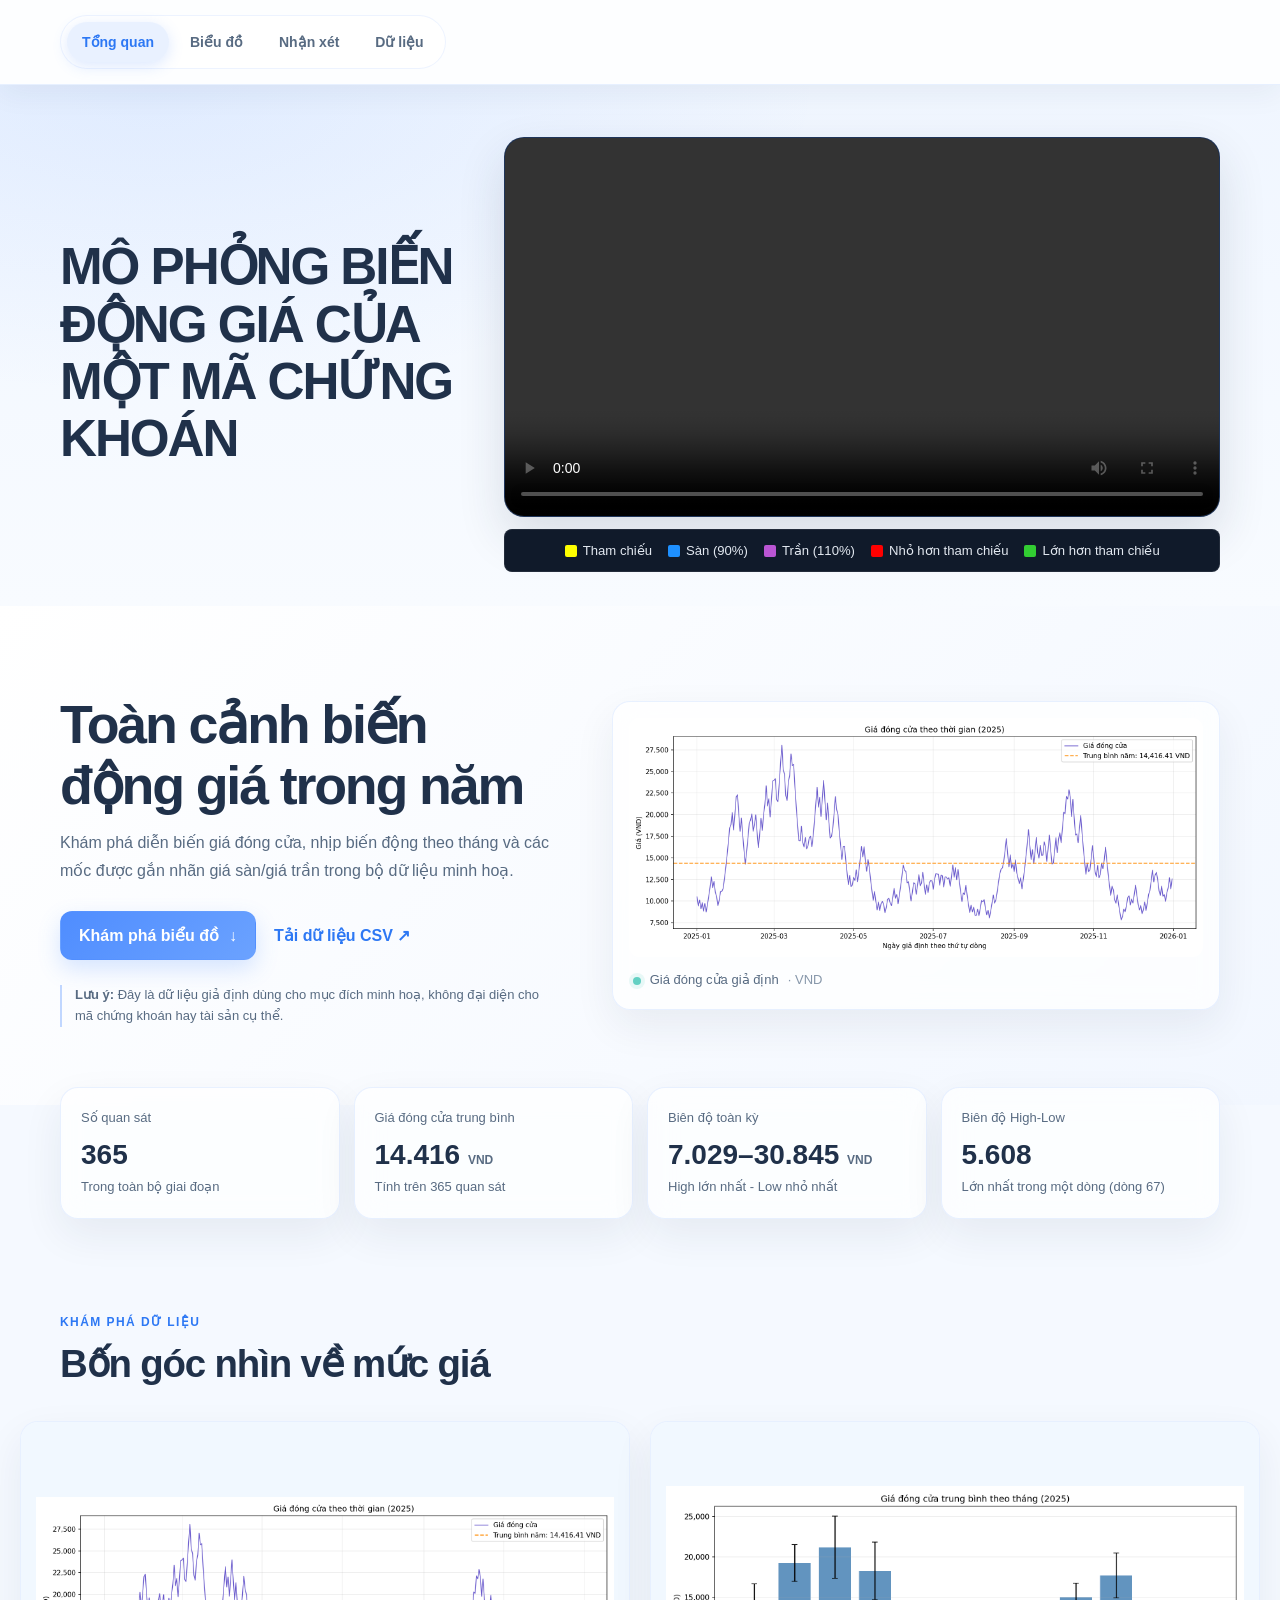
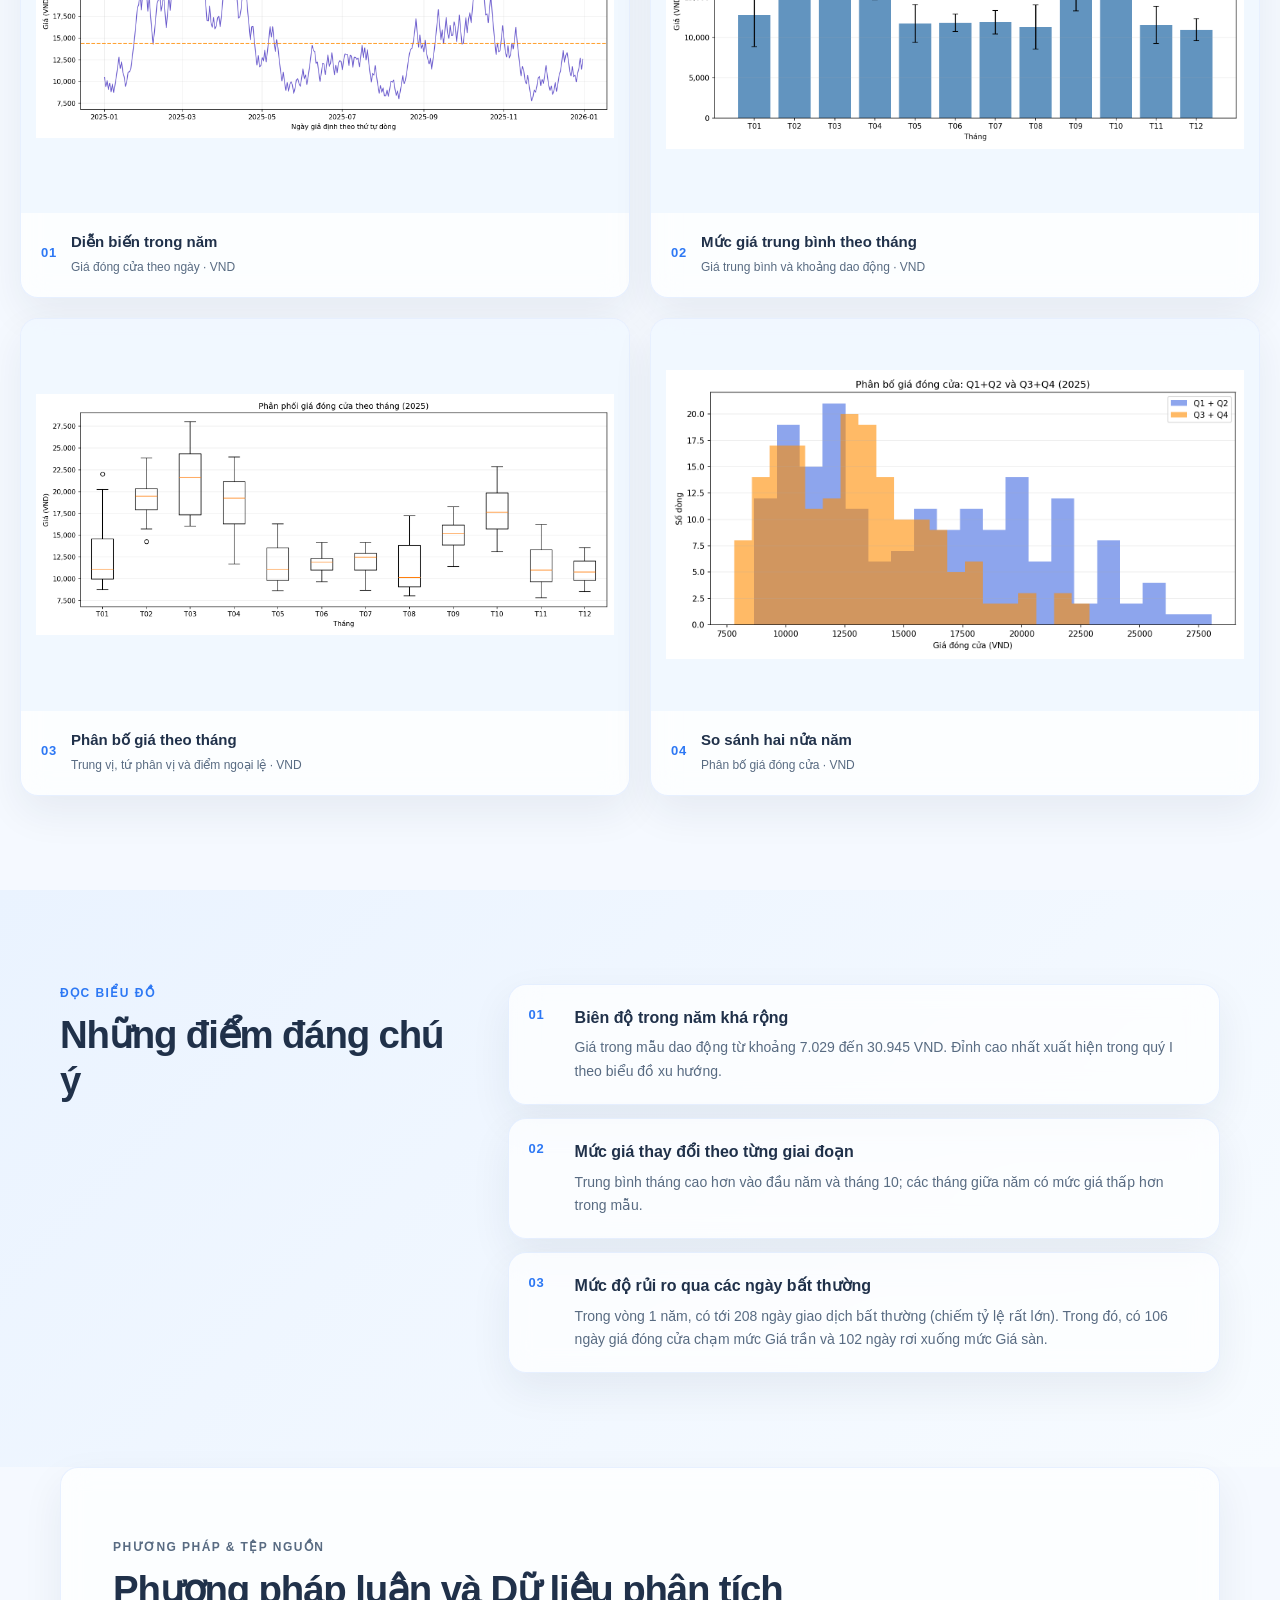
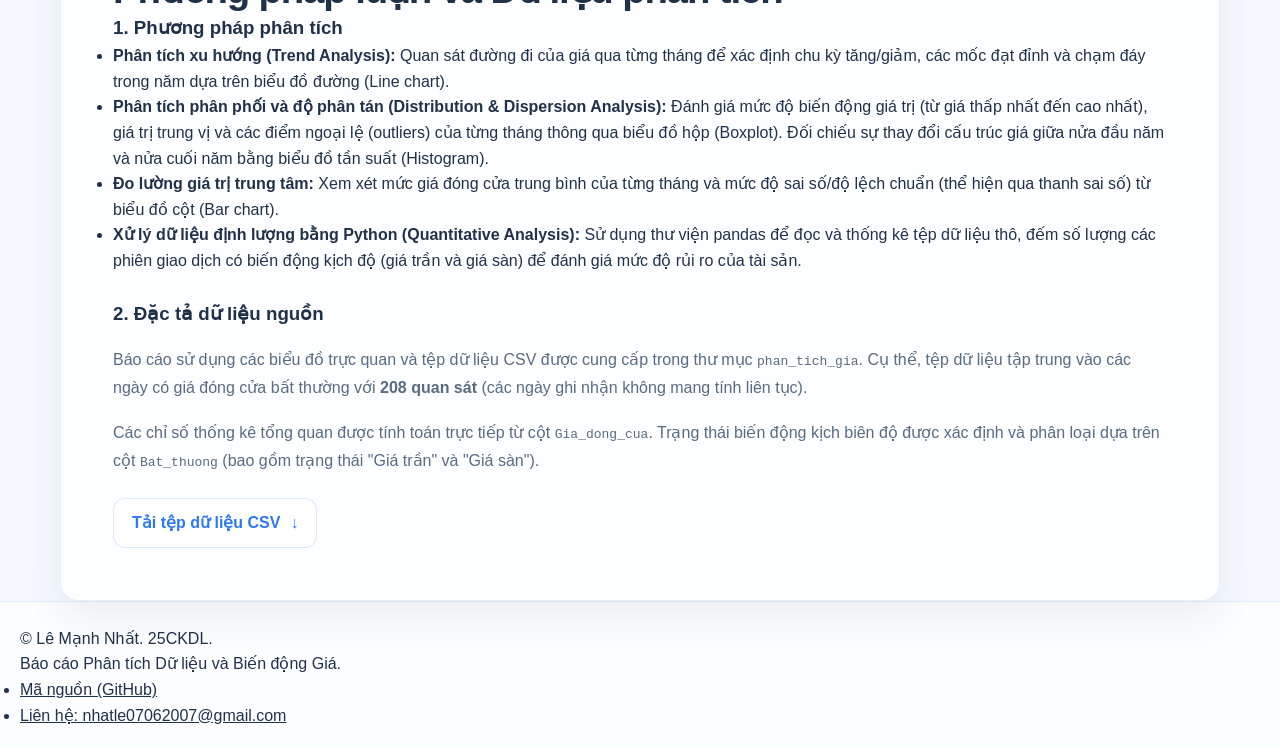
<file: index.html>
<!doctype html>
<html lang="vi">
<head>
    <meta charset="utf-8">
    <meta name="viewport" content="width=device-width, initial-scale=1">
    <meta name="description" content="Báo cáo trực quan về chuỗi giá giả định: xu hướng, thống kê theo tháng và các mốc được gắn nhãn giá sàn hoặc giá trần.">
    <meta name="theme-color" content="#101a2a">
    <title>Phân tích biến động giá</title>
    <link rel="stylesheet" href="style.css">
    <script src="scripts.js" defer></script>
</head>
<body>

    <header class="site-header" id="top">
        <nav class="nav-container" aria-label="Điều hướng chính">
            <button class="menu-toggle" type="button" aria-label="Mở menu" aria-expanded="false" aria-controls="navMenu">
                <span></span><span></span><span></span>
            </button>
            <ul class="nav-menu" id="navMenu">
                <li><a class="nav-link active" href="#tong-quan">Tổng quan</a></li>
                <li><a class="nav-link" href="#bieu-do">Biểu đồ</a></li>
                <li><a class="nav-link" href="#nhan-xet">Nhận xét</a></li>
                <li><a class="nav-link" href="#du-lieu">Dữ liệu</a></li>
            </ul>
        </nav>
    </header>

    <main id="main">
        <section class="video-intro" aria-labelledby="video-title">
    <div class="video-intro-inner">
        <div class="video-heading">
            <h1 id="video-title">MÔ PHỎNG BIẾN ĐỘNG GIÁ CỦA MỘT MÃ CHỨNG KHOÁN</h1> 
        </div>

        <!-- Cột bên phải: Chứa Video VÀ Khung chú thích nằm ngay dưới nó -->
        <div class="video-wrapper-container" style="display: flex; flex-direction: column;">
            <video class="intro-video" controls playsinline preload="metadata" aria-label="Video giới thiệu phân tích biến động giá">
                <source src="dothi.mp4" type="video/mp4">
                Trình duyệt của bạn không hỗ trợ phát video. <a href="dothi.mp4">Tải video MP4</a>.
            </video>

            <!-- Đặt khung chú thích ở đây để nó nằm gọn gàng ngay dưới video bên cột phải -->
            <div style="display: flex; flex-wrap: wrap; justify-content: center; align-items: center; gap: 10px 16px; margin-top: 12px; padding: 10px 15px; background-color: #101a2a; border: 1px solid rgba(255, 255, 255, 0.08); border-radius: 8px; width: 100%; box-sizing: border-box;">
                <span style="display: inline-flex; align-items: center; gap: 6px; font-size: 0.82rem; color: #e2e8f0; white-space: nowrap;">
                    <span style="width: 12px; height: 12px; background: yellow; border-radius: 2px; display: inline-block;"></span> Tham chiếu
                </span>
                <span style="display: inline-flex; align-items: center; gap: 6px; font-size: 0.82rem; color: #e2e8f0; white-space: nowrap;">
                    <span style="width: 12px; height: 12px; background: dodgerblue; border-radius: 2px; display: inline-block;"></span> Sàn (90%)
                </span>
                <span style="display: inline-flex; align-items: center; gap: 6px; font-size: 0.82rem; color: #e2e8f0; white-space: nowrap;">
                    <span style="width: 12px; height: 12px; background: mediumorchid; border-radius: 2px; display: inline-block;"></span> Trần (110%)
                </span>
                <span style="display: inline-flex; align-items: center; gap: 6px; font-size: 0.82rem; color: #e2e8f0; white-space: nowrap;">
                    <span style="width: 12px; height: 12px; background: red; border-radius: 2px; display: inline-block;"></span> Nhỏ hơn tham chiếu
                </span>
                <span style="display: inline-flex; align-items: center; gap: 6px; font-size: 0.82rem; color: #e2e8f0; white-space: nowrap;">
                    <span style="width: 12px; height: 12px; background: limegreen; border-radius: 2px; display: inline-block;"></span> Lớn hơn tham chiếu
                </span>
            </div>
        </div>
    </div>
</section>

        <section class="hero section-anchor" id="tong-quan" aria-labelledby="hero-title">
            <div class="hero-copy">
                <h1 id="hero-title">Toàn cảnh biến động giá trong năm</h1>
                <p class="hero-description">Khám phá diễn biến giá đóng cửa, nhịp biến động theo tháng và các mốc được gắn nhãn giá sàn/giá trần trong bộ dữ liệu minh hoạ.</p>
                <div class="hero-actions">
                    <a class="button button-primary" href="#bieu-do">Khám phá biểu đồ <span aria-hidden="true">↓</span></a>
                    <a class="text-link" href="phan_tich_gia/ngay_bat_thuong.csv" download>Tải dữ liệu CSV <span aria-hidden="true">↗</span></a>
                </div>
                <p class="data-notice"><strong>Lưu ý:</strong> Đây là dữ liệu giả định dùng cho mục đích minh hoạ, không đại diện cho mã chứng khoán hay tài sản cụ thể.</p>
            </div>
            <figure class="hero-chart">
                <img src="phan_tich_gia/xu_huong_gia_ca_nam.png" alt="Biểu đồ đường giá đóng cửa giả định theo thời gian">
                <figcaption><span class="legend-dot"></span> Giá đóng cửa giả định <span class="caption-unit">· VND</span></figcaption>
            </figure>
        </section>

        <section class="metrics section-anchor" aria-label="Các chỉ số tổng quan">
            <article class="metric-card">
                <span class="metric-label">Số quan sát</span>
                <strong class="metric-value">365</strong>
                <span class="metric-note">Trong toàn bộ giai đoạn</span>
            </article>
            <article class="metric-card">
                <span class="metric-label">Giá đóng cửa trung bình</span>
                <strong class="metric-value">14.416 <small>VND</small></strong>
                <span class="metric-note">Tính trên 365 quan sát</span>
            </article>
            <article class="metric-card">
                <span class="metric-label">Biên độ toàn kỳ</span>
                <strong class="metric-value">7.029–30.845 <small>VND</small></strong>
                <span class="metric-note">High lớn nhất - Low nhỏ nhất</span>
            </article>
            <article class="metric-card">
                <span class="metric-label">Biên độ High-Low</span>
                <strong class="metric-value">5.608</strong>
                <span class="metric-note">Lớn nhất trong một dòng (dòng 67)</span>
            </article>
        </section>

        <section class="report-section section-anchor" id="bieu-do" aria-labelledby="charts-title">
            <div class="section-heading">
                <div>
                    <p class="eyebrow">KHÁM PHÁ DỮ LIỆU</p>
                    <h2 id="charts-title">Bốn góc nhìn về mức giá</h2>
                </div>
            </div>

            <div class="chart-grid">
                <figure class="chart-card chart-card-wide">
                    <a class="chart-image-link" href="phan_tich_gia/xu_huong_gia_ca_nam.png" target="_blank" rel="noopener">
                        <img src="phan_tich_gia/xu_huong_gia_ca_nam.png" alt="Đường giá đóng cửa giả định theo thứ tự ngày, đơn vị VND" loading="lazy">
                    </a>
                    <figcaption><span class="chart-index">01</span><span><strong>Diễn biến trong năm</strong><small>Giá đóng cửa theo ngày · VND</small></span></figcaption>
                </figure>
                <figure class="chart-card">
                    <a class="chart-image-link" href="phan_tich_gia/gia_trung_binh_theo_thang.png" target="_blank" rel="noopener">
                        <img src="phan_tich_gia/gia_trung_binh_theo_thang.png" alt="Giá đóng cửa trung bình và khoảng biến động theo từng tháng, đơn vị VND" loading="lazy">
                    </a>
                    <figcaption><span class="chart-index">02</span><span><strong>Mức giá trung bình theo tháng</strong><small>Giá trung bình và khoảng dao động · VND</small></span></figcaption>
                </figure>
                <figure class="chart-card">
                    <a class="chart-image-link" href="phan_tich_gia/boxplot_gia_theo_thang.png" target="_blank" rel="noopener">
                        <img src="phan_tich_gia/boxplot_gia_theo_thang.png" alt="Biểu đồ hộp thể hiện phân bố giá đóng cửa theo từng tháng, đơn vị VND" loading="lazy">
                    </a>
                    <figcaption><span class="chart-index">03</span><span><strong>Phân bố giá theo tháng</strong><small>Trung vị, tứ phân vị và điểm ngoại lệ · VND</small></span></figcaption>
                </figure>
                <figure class="chart-card chart-card-wide">
                    <a class="chart-image-link" href="phan_tich_gia/phan_bo_gia_2_nua_nam.png" target="_blank" rel="noopener">
                        <img src="phan_tich_gia/phan_bo_gia_2_nua_nam.png" alt="So sánh phân bố giá đóng cửa giữa hai nửa giai đoạn, đơn vị VND" loading="lazy">
                    </a>
                    <figcaption><span class="chart-index">04</span><span><strong>So sánh hai nửa năm</strong><small>Phân bố giá đóng cửa · VND</small></span></figcaption>
                </figure>
            </div>
        </section>

        <section class="insights-section section-anchor" id="nhan-xet" aria-labelledby="insights-title">
            <div class="insights-layout">
                <div class="insights-heading">
                    <p class="eyebrow">ĐỌC BIỂU ĐỒ</p>
                    <h2 id="insights-title">Những điểm đáng chú ý</h2>
                </div>
                <div class="insight-list">
                    <article class="insight-item">
                        <span class="insight-number">01</span>
                        <div><h3>Biên độ trong năm khá rộng</h3><p>Giá trong mẫu dao động từ khoảng 7.029 đến 30.945 VND. Đỉnh cao nhất xuất hiện trong quý I theo biểu đồ xu hướng.</p></div>
                    </article>
                    <article class="insight-item">
                        <span class="insight-number">02</span>
                        <div><h3>Mức giá thay đổi theo từng giai đoạn</h3><p>Trung bình tháng cao hơn vào đầu năm và tháng 10; các tháng giữa năm có mức giá thấp hơn trong mẫu.</p></div>
                    </article>
                    <article class="insight-item">
                        <span class="insight-number">03</span>
                        <div><h3>Mức độ rủi ro qua các ngày bất thường</h3><p>Trong vòng 1 năm, có tới 208 ngày giao dịch bất thường (chiếm tỷ lệ rất lớn). Trong đó, có 106 ngày giá đóng cửa chạm mức Giá trần và 102 ngày rơi xuống mức Giá sàn.</p></div>
                    </article>
                </div>
            </div>
        </section>

        <section class="section-anchor" id="du-lieu" aria-labelledby="data-title">
    <!-- Thêm style="display: block;" để phá vỡ bố cục chia cột mặc định -->
    <div class="method-card" style="display: block;">
        <!-- Thêm max-width: 100% để phần chữ dàn đều sang phải -->
        <div class="method-copy" style="max-width: 100%;">
            <p class="eyebrow">PHƯƠNG PHÁP & TỆP NGUỒN</p>
            <h2 id="data-title">Phương pháp luận và Dữ liệu phân tích</h2>
            
            <h3>1. Phương pháp phân tích</h3>
            <ul>
                <li><strong>Phân tích xu hướng (Trend Analysis):</strong> Quan sát đường đi của giá qua từng tháng để xác định chu kỳ tăng/giảm, các mốc đạt đỉnh và chạm đáy trong năm dựa trên biểu đồ đường (Line chart).</li>
                <li><strong>Phân tích phân phối và độ phân tán (Distribution &amp; Dispersion Analysis):</strong> Đánh giá mức độ biến động giá trị (từ giá thấp nhất đến cao nhất), giá trị trung vị và các điểm ngoại lệ (outliers) của từng tháng thông qua biểu đồ hộp (Boxplot). Đối chiếu sự thay đổi cấu trúc giá giữa nửa đầu năm và nửa cuối năm bằng biểu đồ tần suất (Histogram).</li>
                <li><strong>Đo lường giá trị trung tâm:</strong> Xem xét mức giá đóng cửa trung bình của từng tháng và mức độ sai số/độ lệch chuẩn (thể hiện qua thanh sai số) từ biểu đồ cột (Bar chart).</li>
                <li><strong>Xử lý dữ liệu định lượng bằng Python (Quantitative Analysis):</strong> Sử dụng thư viện pandas để đọc và thống kê tệp dữ liệu thô, đếm số lượng các phiên giao dịch có biến động kịch độ (giá trần và giá sàn) để đánh giá mức độ rủi ro của tài sản.</li>
            </ul>

            <br>

            <h3>2. Đặc tả dữ liệu nguồn</h3>
            <p>Báo cáo sử dụng các biểu đồ trực quan và tệp dữ liệu CSV được cung cấp trong thư mục <code>phan_tich_gia</code>. Cụ thể, tệp dữ liệu tập trung vào các ngày có giá đóng cửa bất thường với <strong>208 quan sát</strong> (các ngày ghi nhận không mang tính liên tục).</p>
            <p>Các chỉ số thống kê tổng quan được tính toán trực tiếp từ cột <code>Gia_dong_cua</code>. Trạng thái biến động kịch biên độ được xác định và phân loại dựa trên cột <code>Bat_thuong</code> (bao gồm trạng thái "Giá trần" và "Giá sàn").</p>
            
            <a class="button button-secondary" href="phan_tich_gia/ngay_bat_thuong.csv" download>
                Tải tệp dữ liệu CSV <span aria-hidden="true">↓</span>
            </a>
        </div>
    </div>
</section>
    </main>
<footer class="site-footer">
    <div class="footer-container">
        <div class="footer-info">
            <p>&copy; Lê Mạnh Nhất. 25CKDL.</p>
            <p>Báo cáo Phân tích Dữ liệu và Biến động Giá.</p>
        </div>
        
        <div class="footer-links">
            <ul>
                <li><a href="https://github.com/nhatle07062007-cmyk" target="_blank" rel="noopener noreferrer">Mã nguồn (GitHub)</a></li>
                <li><a href="mailto:nhatle07062007@gmail.com">Liên hệ: nhatle07062007@gmail.com</a></li>
            </ul>
        </div>
        

    </div>
</footer>
</body>
</html>
</file>
<file: style.css>
:root {
    --bg-soft: #f4f9ff;
    --bg-ice: #eaf4ff;
    --bg-sky: #dfeeff;
    --accent: #4f8dff;
    --accent-strong: #2d78f4;
    --accent-soft: rgba(79, 141, 255, 0.12);
    --mint: #dff9f5;
    --mint-strong: #63d0c3;
    --ink: #20314a;
    --muted: #586b82;
    --white-soft: rgba(255, 255, 255, 0.9);
    --shadow: rgba(32, 49, 74, 0.10);
}

* {
    margin: 0;
    padding: 0;
    box-sizing: border-box;
}

body {
    font-family: 'Segoe UI', Tahoma, Geneva, Verdana, sans-serif;
    line-height: 1.6;
    color: var(--ink);
    background: linear-gradient(180deg, var(--bg-soft) 0%, #fff 100%);
    overflow-x: hidden;
}

html {
    scroll-behavior: smooth;
}

/* Header Styles */
.header {
    position: fixed;
    top: 0;
    width: 100%;
    background: rgba(255, 255, 255, 0.6);
    backdrop-filter: blur(18px);
    -webkit-backdrop-filter: blur(18px);
    border-bottom: 1px solid rgba(79, 141, 255, 0.10);
    box-shadow: 0 10px 30px rgba(32, 49, 74, 0.08);
    z-index: 1000;
    padding: 0 20px;
    transition: all 0.3s ease;
}

.header.scrolled {
    background: rgba(255, 255, 255, 0.98);
    backdrop-filter: blur(25px);
    box-shadow: 0 12px 40px rgba(0, 0, 0, 0.15);
}

.nav-container {
    max-width: 1200px;
    margin: 0 auto;
    display: flex;
    justify-content: space-between;
    align-items: center;
    padding: 15px 0;
}

.logo-container {
    display: flex;
    align-items: center;
    gap: 12px;
    text-decoration: none;
}

.logo-svg {
    width: 40px;
    height: 40px;
    filter: drop-shadow(0 2px 4px rgba(0, 0, 0, 0.1));
}

.logo-text {
    font-size: 28px;
    font-weight: 700;
    background: linear-gradient(135deg, var(--accent-strong), var(--mint-strong));
    -webkit-background-clip: text;
    -webkit-text-fill-color: transparent;
    background-clip: text;
    letter-spacing: -1px;
}

.nav-menu {
    display: flex;
    list-style: none;
    gap: 8px;
    background: rgba(255, 255, 255, 0.45);
    padding: 8px;
    border-radius: 50px;
    backdrop-filter: blur(14px);
    -webkit-backdrop-filter: blur(14px);
    border: 1px solid rgba(79, 141, 255, 0.12);
}

.nav-menu li {
    position: relative;
}

.nav-menu a {
    color: var(--muted);
    text-decoration: none;
    transition: all 0.3s ease;
    font-weight: 600;
    padding: 12px 24px;
    border-radius: 25px;
    position: relative;
    display: block;
}

.nav-menu a:hover {
    color: var(--accent-strong);
    background: var(--accent-soft);
}

.nav-menu a.active {
    color: white;
    background: linear-gradient(135deg, var(--accent), #74a7ff);
    box-shadow: 0 4px 15px rgba(79, 141, 255, 0.20);
}

.hamburger {
    display: none;
    flex-direction: column;
    cursor: pointer;
    background: none;
    border: none;
    padding: 8px;
    border-radius: 8px;
    transition: background 0.3s ease;
}

.hamburger:hover {
    background: rgba(255, 255, 255, 0.55);
}

.hamburger span {
    width: 25px;
    height: 3px;
    background: #4f647d;
    margin: 3px 0;
    transition: 0.3s;
    border-radius: 2px;
}

.hamburger.active span:nth-child(1) {
    transform: rotate(-45deg) translate(-5px, 6px);
}

.hamburger.active span:nth-child(2) {
    opacity: 0;
}

.hamburger.active span:nth-child(3) {
    transform: rotate(45deg) translate(-5px, -6px);
}

/* Hero Section with Slider */
.hero {
	margin-top: 80px;
    min-height: 100vh;
    background: linear-gradient(135deg, rgba(228, 240, 255, 0.95) 0%, rgba(255,255,255,0.92) 38%, rgba(232, 247, 255, 0.96) 100%);
    display: flex;
    justify-content: center;
    align-items: center;
    overflow: hidden;
    position: relative;
}

.slider-container {
    width: 1197px; /* 1200px set as 1197px to prevent showing up some slicing lines */
    height: 700px;
    position: relative;
    perspective: 1500px;
    transform-style: preserve-3d;
    overflow: visible;
}

.slider-stage {
    width: 100%;
    height: 600px;
    position: relative;
    display: flex;
    transform-style: preserve-3d;
}

.slice-container {
    flex: 1;
    height: 100%;
    position: relative;
    transform-style: preserve-3d;
    overflow: hidden;
}

.slice-cube {
    width: 100%;
    height: 100%;
    position: relative;
    transform-style: preserve-3d;
    transition: transform 0.9s cubic-bezier(0.22, 1, 0.36, 1);
    transform-origin: center center;
}

.slice-cube {
    transform: translateZ(-300px) rotateX(0deg);
}

.slice-cube.rotate-1 {
    transform: translateZ(-300px) rotateX(90deg);
}

.slice-cube.rotate-2 {
    transform: translateZ(-300px) rotateX(180deg);
}

.slice-cube.rotate-3 {
    transform: translateZ(-300px) rotateX(270deg);
}

.slice-face {
    position: absolute;
    width: 100%;
    height: 100%;
    overflow: hidden;
    backface-visibility: hidden;
}

.slice-face.face-1 {
    transform: rotateX(0deg) translateZ(300px);
}

.slice-face.face-2 {
    transform: rotateX(-90deg) translateZ(300px);
}

.slice-face.face-3 {
    transform: rotateX(-180deg) translateZ(300px);
}

.slice-face.face-4 {
    transform: rotateX(-270deg) translateZ(300px);
}

.slice-image {
    position: absolute;
    height: 100%;
    background-size: cover;
    background-position: center;
}

.slice-container:nth-child(1) .slice-cube { transition-delay: 0s; }
.slice-container:nth-child(2) .slice-cube { transition-delay: 0.04s; }
.slice-container:nth-child(3) .slice-cube { transition-delay: 0.08s; }
.slice-container:nth-child(4) .slice-cube { transition-delay: 0.12s; }
.slice-container:nth-child(5) .slice-cube { transition-delay: 0.16s; }
.slice-container:nth-child(6) .slice-cube { transition-delay: 0.20s; }
.slice-container:nth-child(7) .slice-cube { transition-delay: 0.24s; }
.slice-container:nth-child(8) .slice-cube { transition-delay: 0.28s; }
.slice-container:nth-child(9) .slice-cube { transition-delay: 0.32s; }
.slice-container:nth-child(10) .slice-cube { transition-delay: 0.36s; }

.text-overlay {
    position: absolute;
    bottom: 100px;
    left: 0;
    right: 0;
    height: 120px;
    background: rgba(0, 0, 0, 0.5);
    backdrop-filter: blur(10px);
    display: flex;
    flex-direction: column;
    justify-content: center;
    padding: 0 40px;
    z-index: 102;
    opacity: 1;
    transform: translateY(0);
    transition: opacity 0.4s ease, transform 0.4s ease;
}

.text-overlay.hiding {
    opacity: 0;
    transform: translateY(10px);
}

.slide-title {
    color: white;
    font-size: 32px;
    font-weight: bold;
    margin: 0 0 8px 0;
    text-shadow: 1px 1px 2px rgba(0, 0, 0, 0.5);
}

.slide-description {
    color: rgba(255, 255, 255, 0.9);
    font-size: 16px;
    line-height: 1.4;
    margin: 0;
    text-shadow: 1px 1px 2px rgba(0, 0, 0, 0.3);
}

.controls {
    position: absolute;
    top: 20px;
    right: 20px;
    display: flex;
    gap: 15px;
    z-index: 103;
}

.control-btn {
    width: 65px;
    height: 65px;
    border: 2px solid rgba(255, 255, 255, 0.9);
    background: rgba(0, 0, 0, 0.4);
    backdrop-filter: blur(10px);
    border-radius: 50%;
    cursor: pointer;
    display: flex;
    align-items: center;
    justify-content: center;
    transition: all 0.2s ease;
    color: white;
    font-size: 26px;
    box-shadow: 0 4px 15px rgba(0, 0, 0, 0.3);
    padding: 0;
    position: relative;
}

.control-btn:hover:not(:disabled) {
    background: rgba(255, 255, 255, 0.15);
    transform: scale(1.05);
    box-shadow: 0 6px 25px rgba(255, 255, 255, 0.4);
    border-color: white;
}

.nav-arrow {
    position: absolute;
    top: 300px;
    transform: translateY(-50%);
    width: 70px;
    height: 70px;
    border: 2px solid rgba(255, 255, 255, 0.8);
    background: rgba(0, 0, 0, 0.4);
    backdrop-filter: blur(10px);
    border-radius: 50%;
    cursor: pointer;
    display: flex;
    align-items: center;
    justify-content: center;
    transition: all 0.2s ease;
    color: white;
    z-index: 102;
    opacity: 0.8;
    padding: 0;
    box-shadow: 0 4px 15px rgba(0, 0, 0, 0.3);
}

.nav-arrow:before {
    content: '';
    display: block;
    width: 0;
    height: 0;
    border-style: solid;
    transition: transform 0.2s ease;
}

.nav-arrow.prev:before {
    border-width: 13px 15px 13px 0;
    border-color: transparent white transparent transparent;
    margin-right: 2px;
}

.nav-arrow.next:before {
    border-width: 13px 0 13px 15px;
    border-color: transparent transparent transparent white;
    margin-left: 2px;
}

.nav-arrow:hover:not(:disabled) {
    opacity: 1;
    background: rgba(255, 255, 255, 0.15);
    transform: translateY(-50%) scale(1.05);
    box-shadow: 0 6px 25px rgba(255, 255, 255, 0.4);
    border-color: white;
}

.nav-arrow.prev {
    left: 40px;
}

.nav-arrow.next {
    right: 40px;
}

.play-pause-btn {
    position: relative;
}

.play-pause-btn::before {
    content: '';
    position: absolute;
    top: -3px;
    left: -3px;
    right: -3px;
    bottom: -3px;
    border-radius: 50%;
    background: linear-gradient(45deg, transparent, rgba(255, 255, 255, 0.5), transparent);
    opacity: 0;
    z-index: -1;
    animation: rotate 1.5s linear infinite;
}

.play-pause-btn:not(.paused)::before {
    opacity: 1;
}

@keyframes rotate {
    0% { transform: rotate(0deg); }
    100% { transform: rotate(360deg); }
}

.play-icon, .pause-icon {
    position: absolute;
    top: 50%;
    left: 50%;
    transform: translate(-50%, -50%);
    transition: opacity 0.2s ease, transform 0.2s ease;
    display: flex;
    align-items: center;
    justify-content: center;
    width: 100%;
    height: 100%;
}

.play-icon:before {
    content: '';
    display: block;
    width: 0;
    height: 0;
    border-style: solid;
    border-width: 11px 0 11px 18px;
    border-color: transparent transparent transparent white;
    margin-left: 4px;
}

.pause-icon:before {
    content: '';
    display: block;
    width: 20px;
    height: 20px;
    background: linear-gradient(to right, white 35%, transparent 35%, transparent 65%, white 65%);
}

.play-icon {
    opacity: 0;
    transform: translate(-50%, -50%) scale(0.8);
}

.pause-icon {
    opacity: 1;
    transform: translate(-50%, -50%) scale(1);
}

.play-pause-btn.paused .play-icon {
    opacity: 1;
    transform: translate(-50%, -50%) scale(1);
}

.play-pause-btn.paused .pause-icon {
    opacity: 0;
    transform: translate(-50%, -50%) scale(0.8);
}

.dots {
    position: absolute;
    top: 20px;
    left: 50%;
    transform: translateX(-50%);
    display: flex;
    gap: 15px;
    z-index: 103;
}

.thumbnails-container {
    position: absolute;
    bottom: 0px;
    left: 50%;
    transform: translateX(-50%);
    display: flex;
    gap: 15px;
    z-index: 104;
}

.thumbnail {
    width: 120px;
    height: 80px;
    border-radius: 8px;
    overflow: hidden;
    cursor: pointer;
    border: 3px solid transparent;
    transition: all 0.3s ease;
    background-size: cover;
    background-position: center;
    position: relative;
}

.thumbnail::after {
    content: '';
    position: absolute;
    top: 0;
    left: 0;
    right: 0;
    bottom: 0;
    background: rgba(0, 0, 0, 0.3);
    transition: all 0.3s ease;
}

.thumbnail:hover::after {
    background: rgba(0, 0, 0, 0.1);
}

.thumbnail.active {
    border-color: white;
    transform: scale(1.05);
    box-shadow: 0 4px 15px rgba(255, 255, 255, 0.3);
}

.thumbnail.active::after {
    background: rgba(0, 0, 0, 0);
}

.dot {
    width: 14px;
    height: 14px;
    border-radius: 50%;
    background: rgba(255, 255, 255, 0.3);
    backdrop-filter: blur(5px);
    cursor: pointer;
    transition: all 0.2s ease;
}

.dot:hover {
    background: rgba(255, 255, 255, 0.6);
    transform: scale(1.3);
}

.dot.active {
    background: rgba(255, 255, 255, 0.9);
    transform: scale(1.3);
    box-shadow: 0 0 15px rgba(255, 255, 255, 0.8);
}

.progress-ring {
    position: absolute;
    top: 0;
    left: 0;
    width: 100%;
    height: 5px;
    background: rgba(0, 0, 0, 0.2);
    z-index: 101;
}

.progress-bar {
    height: 100%;
    background: linear-gradient(90deg, #4f8dff, #b9d6ff, #9fe3d9);
    width: 0;
    animation: none;
    box-shadow: 0 0 10px rgba(79, 141, 255, 0.45);
}

.progress-bar.active {
    animation: fillProgress 3.5s linear forwards;
}

@keyframes fillProgress {
    from { width: 0%; }
    to { width: 100%; }
}

.progress-bar.reset {
    animation: none;
    width: 0;
}

/* Section Styles */
.section {
    padding: 120px 20px;
    position: relative;
}

.section-container {
    max-width: 1200px;
    margin: 0 auto;
}

.section-header {
    text-align: center;
    margin-bottom: 80px;
}

.section-title {
    font-size: 48px;
    font-weight: 700;
    margin-bottom: 20px;
    background: linear-gradient(135deg, #4f8dff, #b9d6ff, #9fe3d9);
    -webkit-background-clip: text;
    -webkit-text-fill-color: transparent;
    background-clip: text;
}

.section-subtitle {
    font-size: 20px;
    color: #5f6f82;
    max-width: 600px;
    margin: 0 auto;
    line-height: 1.6;
}

/* Services Section */
.services {
    background: linear-gradient(135deg, #f8f9fa 0%, #e9ecef 100%);
    position: relative;
    overflow: hidden;
}

.services::before {
    content: '';
    position: absolute;
    top: 0;
    left: 0;
    right: 0;
    bottom: 0;
    background: url('data:image/svg+xml,<svg xmlns="http://www.w3.org/2000/svg" viewBox="0 0 100 100"><defs><pattern id="grain" width="100" height="100" patternUnits="userSpaceOnUse"><circle cx="20" cy="20" r="1" fill="%231e3c72" opacity="0.05"/><circle cx="80" cy="80" r="1" fill="%230ea5e9" opacity="0.05"/><circle cx="40" cy="60" r="1" fill="%231e3c72" opacity="0.03"/><circle cx="70" cy="30" r="1" fill="%230ea5e9" opacity="0.03"/></pattern></defs><rect width="100" height="100" fill="url(%23grain)"/></svg>');
    opacity: 0.3;
}

.services-container {
    display: grid;
    grid-template-columns: 350px 1fr;
    gap: 60px;
    margin-top: 60px;
    position: relative;
    z-index: 2;
}

.services-tabs {
    display: flex;
    flex-direction: column;
    gap: 20px;
}

.service-tab {
    padding: 25px 30px;
    background: rgba(255, 255, 255, 0.9);
    backdrop-filter: blur(20px);
    border: 2px solid rgba(79, 141, 255, 0.11);
    border-radius: 15px;
    cursor: pointer;
    transition: all 0.4s cubic-bezier(0.165, 0.84, 0.44, 1);
    position: relative;
    overflow: hidden;
}

.service-tab::before {
    content: '';
    position: absolute;
    left: 0;
    top: 0;
    width: 4px;
    height: 100%;
    background: linear-gradient(135deg, #4f8dff, #9fe3d9);
    transform: scaleY(0);
    transition: transform 0.3s ease;
}

.service-tab:hover::before,
.service-tab.active::before {
    transform: scaleY(1);
}

.service-tab:hover {
    transform: translateX(10px);
    border-color: rgba(79, 141, 255, 0.28);
    box-shadow: 0 10px 30px rgba(79, 141, 255, 0.15);
}

.service-tab.active {
    background: rgba(229, 115, 115, 0.08);
    border-color: rgba(144, 144, 207, 0.3);
    transform: translateX(15px);
    box-shadow: 0 15px 40px rgba(144, 144, 207, 0.2);
}

.service-tab-icon {
    font-size: 32px;
    margin-bottom: 15px;
    display: block;
}

.service-tab h3 {
    font-size: 20px;
    margin-bottom: 8px;
    color: #4f8dff;
    font-weight: 600;
}

.service-tab p {
    font-size: 14px;
    color: #5f6f82;
    margin: 0;
    line-height: 1.4;
}

.services-content {
    background: rgba(255, 255, 255, 0.66);
    backdrop-filter: blur(18px);
    -webkit-backdrop-filter: blur(18px);
    border-radius: 25px;
    padding: 60px 50px;
    border: 1px solid rgba(79, 141, 255, 0.11);
    box-shadow: 0 22px 46px rgba(32, 49, 74, 0.08);
    position: relative;
    overflow: hidden;
}

.services-content::before {
    content: '';
    position: absolute;
    top: 0;
    right: 0;
    width: 200px;
    height: 200px;
    background: linear-gradient(135deg, rgba(79, 141, 255, 0.11), rgba(99, 208, 195, 0.12));
    border-radius: 50%;
    transform: translate(50%, -50%);
}

.service-content {
    display: none;
    position: relative;
    z-index: 2;
}

.service-content.active {
    display: block;
    animation: fadeInUp 0.5s ease;
}

@keyframes fadeInUp {
    from {
        opacity: 0;
        transform: translateY(20px);
    }
    to {
        opacity: 1;
        transform: translateY(0);
    }
}

.service-content-icon {
    width: 80px;
    height: 80px;
    background: linear-gradient(135deg, #4f8dff, #7aaeff);
    border-radius: 20px;
    display: flex;
    align-items: center;
    justify-content: center;
    font-size: 36px;
    color: white;
    margin-bottom: 30px;
    box-shadow: 0 12px 28px rgba(79, 141, 255, 0.18);
}

.service-content h2 {
    font-size: 36px;
    margin-bottom: 20px;
    color: #4f8dff;
    font-weight: 700;
}

.service-content p {
    font-size: 18px;
    color: #5f6f82;
    line-height: 1.8;
    margin-bottom: 25px;
}

.service-features {
    list-style: none;
    margin-top: 30px;
}

.service-features li {
    padding: 10px 0;
    padding-left: 30px;
    position: relative;
    color: #4f647d;
    font-size: 16px;
}

.service-features li::before {
    content: 'âœ”';
    position: absolute;
    left: 0;
    color: #9fe3d9;
    font-weight: bold;
    font-size: 18px;
}

/* About Section - Futuristic Design */
.about {
    background: linear-gradient(135deg, rgba(238,246,255,0.9) 0%, rgba(255,255,255,0.78) 56%, rgba(223,238,255,0.9) 100%);
    position: relative;
    overflow: hidden;
    color: var(--ink);
}

.about::before {
    content: '';
    position: absolute;
    top: 0;
    left: 0;
    right: 0;
    bottom: 0;
    background: 
        radial-gradient(circle at 20% 50%, rgba(99, 208, 195, 0.12) 0%, transparent 50%),
        radial-gradient(circle at 80% 20%, rgba(79, 141, 255, 0.11) 0%, transparent 50%),
        linear-gradient(45deg, transparent 30%, rgba(160, 199, 255, 0.08) 50%, transparent 70%);
}

.about .section-title {
    background: linear-gradient(135deg, #9fe3d9, #b9d6ff, #4f8dff);
    -webkit-background-clip: text;
    -webkit-text-fill-color: transparent;
    background-clip: text;
}

.about .section-subtitle {
    color: #60758c;
}

.about-grid {
    display: grid;
    grid-template-columns: 1fr 1fr;
    gap: 80px;
    margin-top: 80px;
    position: relative;
    z-index: 2;
}

.about-timeline {
    position: relative;
}

.timeline-line {
    position: absolute;
    left: 30px;
    top: 0;
    bottom: 0;
    width: 2px;
    background: linear-gradient(180deg, #dfeeff, #4b8ef7, #9ac5ff);
}

.timeline-item {
    position: relative;
    padding-left: 80px;
    margin-bottom: 50px;
}

.timeline-dot {
    position: absolute;
    left: 20px;
    top: 10px;
    width: 20px;
    height: 20px;
    background: linear-gradient(135deg, #4b8ef7, #9ac5ff);
    border-radius: 50%;
    border: 3px solid #ffffff;
    box-shadow: 0 0 20px rgba(14, 165, 233, 0.5);
}

.timeline-year {
    font-size: 14px;
    color: #4b8ef7;
    font-weight: 600;
    margin-bottom: 8px;
}

.timeline-title {
    font-size: 20px;
    color: var(--ink);
    font-weight: 600;
    margin-bottom: 10px;
}

.timeline-description {
    font-size: 16px;
    color: #60758c;
    line-height: 1.6;
}

.about-tech {
    display: flex;
    flex-direction: column;
    gap: 30px;
}

.tech-card {
    background: rgba(255, 255, 255, 0.55);
    backdrop-filter: blur(20px);
    border: 1px solid rgba(79, 141, 255, 0.12);
    border-radius: 20px;
    padding: 30px;
    position: relative;
    overflow: hidden;
    transition: all 0.3s ease;
}

.tech-card::before {
    content: '';
    position: absolute;
    top: 0;
    left: -100%;
    width: 100%;
    height: 100%;
    background: linear-gradient(90deg, transparent, rgba(99, 208, 195, 0.12), transparent);
    transition: left 0.8s ease;
}

.tech-card:hover::before {
    left: 100%;
}

.tech-card:hover {
    border-color: rgba(99, 208, 195, 0.35);
    transform: translateY(-5px);
    box-shadow: 0 18px 38px rgba(32, 49, 74, 0.08);
}

.tech-icon {
    width: 60px;
    height: 60px;
    background: linear-gradient(135deg, #4f8dff, #7aaeff);
    border-radius: 15px;
    display: flex;
    align-items: center;
    justify-content: center;
    font-size: 24px;
    color: white;
    margin-bottom: 20px;
    box-shadow: 0 8px 25px rgba(79, 141, 255, 0.28);
}

.tech-title {
    font-size: 22px;
    color: var(--ink);
    font-weight: 600;
    margin-bottom: 10px;
}

.tech-description {
    font-size: 16px;
    color: #60758c;
    line-height: 1.6;
}

.stats-futuristic {
    display: grid;
    grid-template-columns: repeat(4, 1fr);
    gap: 30px;
    margin-top: 80px;
    position: relative;
    z-index: 2;
}

.stat-futuristic {
    text-align: center;
    padding: 30px 20px;
    background: rgba(99, 208, 195, 0.12);
    backdrop-filter: blur(20px);
    border: 1px solid rgba(79, 141, 255, 0.12);
    border-radius: 15px;
    position: relative;
    overflow: hidden;
}

.stat-futuristic::before {
    content: '';
    position: absolute;
    top: 0;
    left: 0;
    right: 0;
    height: 2px;
    background: linear-gradient(90deg, #4f8dff, #b9d6ff, #9fe3d9);
}

.stat-futuristic h4 {
    font-size: 32px;
    background: linear-gradient(135deg, #b9d6ff, #9fe3d9);
    -webkit-background-clip: text;
    -webkit-text-fill-color: transparent;
    background-clip: text;
    margin-bottom: 10px;
    font-weight: 700;
}

.stat-futuristic p {
    font-size: 14px;
    color: #60758c;
    margin: 0;
    font-weight: 500;
}

/* Contact Section */
.contact {
    background: linear-gradient(135deg, #f8f9fa 0%, #e9ecef 100%);
    position: relative;
}

.contact-content {
    display: grid;
    grid-template-columns: 1fr 1fr;
    gap: 80px;
    margin-top: 60px;
}

.contact-form {
    background: rgba(255, 255, 255, 0.66);
    backdrop-filter: blur(18px);
    -webkit-backdrop-filter: blur(18px);
    padding: 60px 50px;
    border-radius: 25px;
    border: 1px solid rgba(79, 141, 255, 0.12);
    box-shadow: 0 22px 46px rgba(32, 49, 74, 0.08);
}

.form-group {
    margin-bottom: 30px;
}

.form-group label {
    display: block;
    margin-bottom: 8px;
    color: #24364d;
    font-weight: 600;
    font-size: 16px;
}

.form-group input,
.form-group textarea {
    width: 100%;
    padding: 18px 20px;
    border: 2px solid rgba(30, 60, 114, 0.1);
    border-radius: 12px;
    font-size: 16px;
    transition: all 0.3s ease;
    background: rgba(255, 255, 255, 0.8);
    backdrop-filter: blur(10px);
}

.form-group input:focus,
.form-group textarea:focus {
    outline: none;
    border-color: #4f8dff;
    box-shadow: 0 0 0 3px rgba(79, 141, 255, 0.11);
    background: white;
}

.form-group textarea {
    height: 140px;
    resize: vertical;
    font-family: inherit;
    font-weight: 400;
    line-height: 1.5;
}

.submit-btn {
    background: linear-gradient(135deg, #4f8dff, #7aaeff);
    color: white;
    padding: 18px 40px;
    border: none;
    border-radius: 12px;
    font-size: 18px;
    font-weight: 600;
    cursor: pointer;
    transition: all 0.3s ease;
    width: 100%;
    position: relative;
    overflow: hidden;
}

.submit-btn::before {
    content: '';
    position: absolute;
    top: 0;
    left: -100%;
    width: 100%;
    height: 100%;
    background: linear-gradient(90deg, transparent, rgba(255, 255, 255, 0.2), transparent);
    transition: left 0.6s ease;
}

.submit-btn:hover::before {
    left: 100%;
}

.submit-btn:hover {
    transform: translateY(-3px);
    box-shadow: 0 15px 30px rgba(79, 141, 255, 0.38);
}

.contact-info {
    padding: 60px 40px;
}

.contact-item {
    display: flex;
    align-items: flex-start;
    margin-bottom: 40px;
    padding: 25px;
    background: rgba(255, 255, 255, 0.8);
    backdrop-filter: blur(20px);
    border-radius: 15px;
    border: 1px solid rgba(79, 141, 255, 0.12);
    transition: all 0.3s ease;
}

.contact-item:hover {
    transform: translateX(10px);
    box-shadow: 0 10px 25px rgba(0, 0, 0, 0.1);
}

.contact-icon {
    width: 60px;
    height: 60px;
    background: linear-gradient(135deg, #4f8dff, #7aaeff);
    border-radius: 15px;
    display: flex;
    align-items: center;
    justify-content: center;
    margin-right: 25px;
    color: white;
    font-size: 24px;
    flex-shrink: 0;
    box-shadow: 0 8px 20px rgba(79, 141, 255, 0.28);
}

.contact-details h4 {
    font-size: 20px;
    margin-bottom: 8px;
    color: #24364d;
    font-weight: 600;
}

.contact-details p {
    font-size: 16px;
    color: #5f6f82;
    margin: 0;
    line-height: 1.6;
}

/* Footer */
.footer {
    background: linear-gradient(135deg, rgba(238,246,255,0.9) 0%, rgba(255,255,255,0.78) 56%, rgba(223,238,255,0.9) 100%);
    color: white;
    padding: 60px 20px 30px;
    position: relative;
    border-top: 1px solid rgba(255, 255, 255, 0.1);
}

.footer::before {
    content: '';
    position: absolute;
    top: 0;
    left: 0;
    right: 0;
    bottom: 0;
    background: 
        radial-gradient(circle at 30% 20%, rgba(99, 208, 195, 0.12) 0%, transparent 50%),
        radial-gradient(circle at 70% 80%, rgba(255, 171, 145, 0.08) 0%, transparent 50%);
    pointer-events: none;
}

.footer-content {
    max-width: 1200px;
    margin: 0 auto;
    position: relative;
    z-index: 2;
}

.footer-main {
    display: grid;
    grid-template-columns: 2fr 1fr 1fr 1fr;
    gap: 40px;
    margin-bottom: 40px;
}

.footer-brand {
    display: flex;
    flex-direction: column;
    gap: 20px;
}

.footer-logo {
    display: flex;
    align-items: center;
    gap: 12px;
    margin-bottom: 15px;
}

.footer-logo-text {
    font-size: 28px;
    font-weight: 700;
    background: linear-gradient(135deg, #4f8dff, #9fe3d9);
    -webkit-background-clip: text;
    -webkit-text-fill-color: transparent;
    background-clip: text;
}

.footer-description {
    color: #B0BEC5;
    line-height: 1.6;
    margin-bottom: 20px;
}

.footer-social {
    display: flex;
    gap: 15px;
}

.social-link {
    width: 40px;
    height: 40px;
    background: rgba(255, 255, 255, 0.15);
    border-radius: 50%;
    display: flex;
    align-items: center;
    justify-content: center;
    color: #B0BEC5;
    text-decoration: none;
    transition: all 0.3s ease;
    backdrop-filter: blur(10px);
}

.social-link:hover {
    background: linear-gradient(135deg, #4f8dff, #9fe3d9);
    color: white;
    transform: translateY(-3px);
}

.footer-section {
    display: flex;
    flex-direction: column;
}

.footer-section h4 {
    color: white;
    font-size: 18px;
    font-weight: 600;
    margin-bottom: 20px;
    position: relative;
}

.footer-section h4::after {
    content: '';
    position: absolute;
    bottom: -8px;
    left: 0;
    width: 30px;
    height: 2px;
    background: linear-gradient(90deg, #4f8dff, #9fe3d9);
}

.footer-links {
    display: flex;
    flex-direction: column;
    gap: 12px;
}

.footer-link {
    color: #B0BEC5;
    text-decoration: none;
    transition: all 0.3s ease;
    padding: 5px 0;
    position: relative;
}

.footer-link:hover {
    color: #9fe3d9;
    padding-left: 10px;
}

.footer-link::before {
    content: '';
    position: absolute;
    left: -15px;
    top: 50%;
    transform: translateY(-50%);
    width: 0;
    height: 2px;
    background: #9fe3d9;
    transition: width 0.3s ease;
}

.footer-link:hover::before {
    width: 8px;
}

.footer-bottom {
    border-top: 1px solid rgba(255, 255, 255, 0.1);
    padding-top: 30px;
    display: flex;
    justify-content: space-between;
    align-items: center;
    flex-wrap: wrap;
    gap: 20px;
}

.footer-copyright {
    font-size: 14px;
    color: #90A4AE;
}

.footer-credits {
    font-size: 14px;
    color: #90A4AE;
}

.footer-credits a {
    color: #4f8dff;
    text-decoration: none;
    transition: all 0.3s ease;
}

.footer-credits a:hover {
    color: #9fe3d9;
    text-decoration: underline;
}

/* Mobile Styles */
@media (max-width: 768px) {
    .nav-menu {
        position: fixed;
        left: -100%;
        top: 80px;
        flex-direction: column;
        background: rgba(255, 255, 255, 0.98);
        backdrop-filter: blur(25px);
        width: 100%;
        text-align: center;
        transition: 0.3s;
        gap: 0;
        padding: 30px 20px;
        border-radius: 0;
        border: none;
        box-shadow: 0 10px 30px rgba(0, 0, 0, 0.1);
    }

    .nav-menu.active {
        left: 0;
    }

    .nav-menu li {
        padding: 10px 0;
        width: 100%;
    }

    .nav-menu a {
        width: 100%;
        text-align: center;
        padding: 15px 30px;
        border-radius: 15px;
    }

    .hamburger {
        display: flex;
    }

    .logo-text {
        font-size: 24px;
    }

    .logo-svg {
        width: 35px;
        height: 35px;
    }

    .slider-container {
        width: 95vw;
        height: calc(47.5vw + 100px);
    }

    .slider-stage {
        height: 47.5vw;
    }

    .text-overlay {
        height: 100px;
        padding: 0 20px;
        bottom: 75px;
    }

    .slide-title {
        font-size: 20px;
        margin-bottom: 6px;
    }

    .slide-description {
        font-size: 14px;
        line-height: 1.3;
    }

    .nav-arrow {
        width: 48px;
        height: 48px;
        top: min(calc(23.75vw), 300px);
    }

    .nav-arrow.prev {
        left: 15px;
    }

    .nav-arrow.next {
        right: 15px;
    }

    .control-btn {
        width: 45px;
        height: 45px;
        font-size: 18px;
    }

    .controls {
        top: 15px;
        right: 15px;
        gap: 12px;
    }

    .dots {
        top: 15px;
        gap: 12px;
    }

    .dot {
        width: 10px;
        height: 10px;
    }

    .thumbnail {
        width: 80px;
        height: 53px;
    }

    .thumbnails-container {
        gap: 10px;
        bottom: 0px;
    }

    .slice-cube {
        transform: translateZ(-150px) rotateX(0deg);
    }

    .slice-cube.rotate-1 {
        transform: translateZ(-150px) rotateX(90deg);
    }

    .slice-cube.rotate-2 {
        transform: translateZ(-150px) rotateX(180deg);
    }

    .slice-cube.rotate-3 {
        transform: translateZ(-150px) rotateX(270deg);
    }

    .slice-face.face-1 {
        transform: rotateX(0deg) translateZ(150px);
    }

    .slice-face.face-2 {
        transform: rotateX(-90deg) translateZ(150px);
    }

    .slice-face.face-3 {
        transform: rotateX(-180deg) translateZ(150px);
    }

    .slice-face.face-4 {
        transform: rotateX(-270deg) translateZ(150px);
    }

    .section {
        padding: 80px 20px;
    }

    .section-title {
        font-size: 32px;
    }

    .section-subtitle {
        font-size: 16px;
    }

    .services-container {
        grid-template-columns: 1fr;
        gap: 40px;
    }

    .services-tabs {
        display: grid;
        grid-template-columns: repeat(auto-fit, minmax(250px, 1fr));
        gap: 15px;
    }

    .service-tab:hover,
    .service-tab.active {
        transform: translateX(0);
    }

    .services-content {
        padding: 40px 30px;
    }

    .service-content h2 {
        font-size: 28px;
    }

    .about-grid {
        grid-template-columns: 1fr;
        gap: 50px;
    }

    .timeline-item {
        padding-left: 60px;
        margin-bottom: 40px;
    }

    .timeline-line {
        left: 20px;
    }

    .timeline-dot {
        left: 10px;
    }

    .stats-futuristic {
        grid-template-columns: repeat(2, 1fr);
        gap: 20px;
        margin-top: 50px;
    }

    .stat-futuristic {
        padding: 25px 15px;
    }

    .stat-futuristic h4 {
        font-size: 24px;
    }

    .contact-content {
        grid-template-columns: 1fr;
        gap: 40px;
    }

    .contact-form {
        padding: 40px 30px;
    }

    .contact-info {
        padding: 40px 20px;
    }

    .footer-main {
        grid-template-columns: 1fr;
        gap: 30px;
        text-align: center;
    }

    .footer-bottom {
        flex-direction: column;
        text-align: center;
        gap: 15px;
    }

    .footer-copyright,
    .footer-credits {
        font-size: 13px;
    }
}

/* Styles for the current price-report page */
html {
    scroll-padding-top: 88px;
}

body {
    color: var(--ink);
    background: #f5f9ff;
}

a {
    color: inherit;
}

.skip-link {
    position: fixed;
    top: 12px;
    left: 12px;
    z-index: 1100;
    padding: 10px 14px;
    transform: translateY(-160%);
    border-radius: 10px;
    background: var(--accent-strong);
    color: #fff;
    font-weight: 700;
}

.skip-link:focus {
    transform: translateY(0);
}

.site-header {
    position: sticky;
    top: 0;
    z-index: 1000;
    border-bottom: 1px solid rgba(79, 141, 255, 0.12);
    background: rgba(255, 255, 255, 0.78);
    box-shadow: 0 8px 30px rgba(32, 49, 74, 0.06);
    backdrop-filter: blur(18px);
    -webkit-backdrop-filter: blur(18px);
}

.nav-container,
.footer-inner {
    width: min(1160px, calc(100% - 40px));
    min-height: 72px;
    margin: 0 auto;
    display: flex;
    align-items: center;
    justify-content: space-between;
    gap: 24px;
}

.brand {
    display: inline-flex;
    align-items: center;
    gap: 10px;
    color: var(--ink);
    font-size: 17px;
    font-weight: 750;
    text-decoration: none;
    white-space: nowrap;
}

.brand-mark {
    display: grid;
    width: 36px;
    height: 36px;
    place-items: center;
    border: 1px solid rgba(79, 141, 255, 0.18);
    border-radius: 12px;
    background: linear-gradient(145deg, #fff, #eaf3ff);
    color: var(--accent-strong);
    box-shadow: 0 5px 14px rgba(79, 141, 255, 0.1);
}

.nav-menu {
    display: flex;
    align-items: center;
    gap: 6px;
    margin: 0;
    padding: 6px;
    list-style: none;
    border: 1px solid rgba(79, 141, 255, 0.1);
    border-radius: 999px;
    background: rgba(255, 255, 255, 0.58);
    backdrop-filter: blur(14px);
    -webkit-backdrop-filter: blur(14px);
}

.nav-menu a {
    display: block;
    padding: 9px 15px;
    border-radius: 999px;
    color: var(--muted);
    font-size: 14px;
    font-weight: 600;
    text-decoration: none;
    transition: color 160ms ease, background-color 160ms ease;
}

.nav-menu a:hover,
.nav-menu a.active {
    color: var(--accent-strong);
    background: var(--accent-soft);
}

.menu-toggle {
    display: none;
    width: 42px;
    height: 42px;
    padding: 10px;
    border: 1px solid rgba(79, 141, 255, 0.16);
    border-radius: 12px;
    background: rgba(255, 255, 255, 0.72);
    cursor: pointer;
}

.menu-toggle span {
    display: block;
    height: 2px;
    margin: 4px 0;
    border-radius: 2px;
    background: var(--ink);
}

.video-intro {
    padding: 52px 20px 34px;
    background:
        radial-gradient(ellipse at 12% 0%, rgba(79, 141, 255, 0.1), transparent 42%),
        linear-gradient(180deg, #f0f6ff, #f8fbff);
}

.video-intro-inner {
    width: min(1160px, 100%);
    margin: 0 auto;
    display: grid;
    grid-template-columns: minmax(260px, 0.72fr) minmax(0, 1.28fr);
    align-items: center;
    gap: 42px;
}

.video-heading h1,
.hero-copy h1 {
    margin: 10px 0 14px;
    color: var(--ink);
    font-size: clamp(32px, 4vw, 52px);
    line-height: 1.12;
    letter-spacing: -0.04em;
}

.video-heading > p:last-child,
.hero-description {
    max-width: 560px;
    color: var(--muted);
    font-size: 16px;
    line-height: 1.75;
}

.intro-video {
    display: block;
    width: 100%;
    max-height: 380px;
    aspect-ratio: 16 / 9;
    border: 1px solid rgba(79, 141, 255, 0.16);
    border-radius: 20px;
    background: #17243a;
    object-fit: contain;
    box-shadow: 0 20px 48px rgba(32, 49, 74, 0.14);
}

.eyebrow {
    display: flex;
    align-items: center;
    gap: 9px;
    color: var(--accent-strong);
    font-size: 12px;
    font-weight: 800;
    letter-spacing: 0.12em;
}

.status-dot,
.legend-dot {
    width: 8px;
    height: 8px;
    flex: 0 0 auto;
    border-radius: 50%;
    background: var(--mint-strong);
    box-shadow: 0 0 0 4px rgba(99, 208, 195, 0.14);
}

.hero.section-anchor {
    min-height: 0;
    margin: 0;
    padding: 78px max(20px, calc((100% - 1160px) / 2));
    display: grid;
    grid-template-columns: minmax(0, 0.9fr) minmax(0, 1.1fr);
    align-items: center;
    gap: 54px;
    overflow: visible;
    background: linear-gradient(135deg, #fff 0%, #f2f7ff 100%);
}

.hero-copy h1 {
    font-size: clamp(36px, 4.2vw, 56px);
}

.hero-actions {
    display: flex;
    align-items: center;
    flex-wrap: wrap;
    gap: 18px;
    margin-top: 26px;
}

.button {
    display: inline-flex;
    align-items: center;
    justify-content: center;
    gap: 10px;
    min-height: 46px;
    padding: 11px 18px;
    border: 1px solid transparent;
    border-radius: 12px;
    font-weight: 700;
    text-decoration: none;
    transition: transform 160ms ease, box-shadow 160ms ease, background 160ms ease;
}

.button:hover {
    transform: translateY(-2px);
}

.button-primary {
    color: white;
    background: linear-gradient(135deg, #4f8dff, #6ba2ff);
    box-shadow: 0 9px 22px rgba(79, 141, 255, 0.22);
}

.button-secondary {
    color: var(--accent-strong);
    border-color: rgba(79, 141, 255, 0.2);
    background: rgba(255, 255, 255, 0.74);
}

.text-link {
    color: var(--accent-strong);
    font-weight: 700;
    text-decoration: none;
}

.text-link:hover,
.back-to-top:hover {
    text-decoration: underline;
}

.data-notice {
    margin-top: 25px;
    padding-left: 13px;
    border-left: 2px solid rgba(79, 141, 255, 0.34);
    color: var(--muted);
    font-size: 13px;
}

.hero-chart,
.chart-card,
.metric-card,
.method-card,
.insight-item {
    border: 1px solid rgba(79, 141, 255, 0.12);
    border-radius: 18px;
    background: rgba(255, 255, 255, 0.72);
    box-shadow: 0 16px 42px rgba(32, 49, 74, 0.07);
    backdrop-filter: blur(14px);
    -webkit-backdrop-filter: blur(14px);
}

.hero-chart {
    min-width: 0;
    margin: 0;
    padding: 16px;
}

.hero-chart img {
    display: block;
    width: 100%;
    max-height: 420px;
    border-radius: 11px;
    object-fit: contain;
}

.hero-chart figcaption {
    display: flex;
    align-items: center;
    gap: 9px;
    padding: 13px 4px 2px;
    color: var(--muted);
    font-size: 13px;
}

.caption-unit {
    color: #8797aa;
}

.metrics {
    width: min(1160px, calc(100% - 40px));
    margin: -18px auto 0;
    position: relative;
    z-index: 1;
    display: grid;
    grid-template-columns: repeat(4, minmax(0, 1fr));
    gap: 14px;
}

.metric-card {
    min-width: 0;
    padding: 20px;
}

.metric-label,
.metric-note {
    display: block;
    color: var(--muted);
    font-size: 13px;
}

.metric-value {
    display: block;
    margin: 8px 0 5px;
    color: var(--ink);
    font-size: clamp(21px, 2.2vw, 28px);
    line-height: 1.25;
    overflow-wrap: anywhere;
}

.metric-value small {
    color: var(--muted);
    font-size: 12px;
    font-weight: 600;
}

.report-section,
.insights-section,
.method-section {
    padding: 94px 20px;
}

.report-section {
    background: #f5f9ff;
}

.section-heading,
.insights-layout,
.method-card {
    width: min(1160px, 100%);
    margin: 0 auto;
}

.section-heading {
    display: flex;
    align-items: end;
    justify-content: space-between;
    gap: 36px;
    margin-bottom: 34px;
}

.section-heading h2,
.insights-heading h2,
.method-copy h2 {
    margin-top: 9px;
    color: var(--ink);
    font-size: clamp(28px, 3vw, 40px);
    line-height: 1.2;
    letter-spacing: -0.03em;
}

.section-intro,
.insights-heading > p:last-child,
.method-copy > p,
.method-note p {
    color: var(--muted);
    line-height: 1.75;
}

.section-intro {
    max-width: 430px;
}

.chart-grid {
    display: grid;
    grid-template-columns: repeat(2, minmax(0, 1fr));
    gap: 20px;
}

.chart-card {
    min-width: 0;
    margin: 0;
    overflow: hidden;
    transition: transform 180ms ease, box-shadow 180ms ease;
}

.chart-card:hover {
    transform: translateY(-3px);
    box-shadow: 0 20px 48px rgba(32, 49, 74, 0.11);
}

.chart-image-link {
    display: block;
    padding: 15px;
    background: rgba(235, 244, 255, 0.62);
}

.chart-image-link img {
    display: block;
    width: 100%;
    aspect-ratio: 16 / 10;
    border-radius: 10px;
    object-fit: contain;
}

.chart-card figcaption {
    display: flex;
    align-items: center;
    gap: 14px;
    padding: 17px 20px 20px;
}

.chart-index,
.insight-number {
    color: var(--accent-strong);
    font-size: 13px;
    font-weight: 800;
    letter-spacing: 0.06em;
}

.chart-card figcaption strong,
.chart-card figcaption small {
    display: block;
}

.chart-card figcaption strong {
    color: var(--ink);
    font-size: 15px;
}

.chart-card figcaption small {
    margin-top: 4px;
    color: var(--muted);
    font-size: 12px;
}

.insights-section {
    background: linear-gradient(135deg, #eaf3ff, #f7fbff);
}

.insights-layout {
    display: grid;
    grid-template-columns: minmax(220px, 0.7fr) minmax(0, 1.3fr);
    gap: 64px;
}

.insights-heading > p:last-child {
    margin-top: 16px;
}

.insight-list {
    display: grid;
    gap: 13px;
}

.insight-item {
    display: grid;
    grid-template-columns: 34px minmax(0, 1fr);
    gap: 12px;
    padding: 20px;
}

.insight-item h3,
.method-note h3 {
    margin-bottom: 6px;
    color: var(--ink);
    font-size: 16px;
}

.insight-item p {
    color: var(--muted);
    font-size: 14px;
    line-height: 1.7;
}

.method-section {
    background: #f8fbff;
}

.method-card {
    display: grid;
    grid-template-columns: minmax(0, 1.4fr) minmax(240px, 0.6fr);
    gap: 48px;
    padding: clamp(24px, 5vw, 52px);
}

.method-copy > p {
    margin-top: 17px;
}

.method-copy .button {
    margin-top: 23px;
}

.method-note {
    align-self: center;
    padding: 23px;
    border: 1px solid rgba(79, 141, 255, 0.14);
    border-radius: 16px;
    background: rgba(232, 243, 255, 0.72);
}

.note-icon {
    display: grid;
    width: 30px;
    height: 30px;
    margin-bottom: 14px;
    place-items: center;
    border-radius: 50%;
    background: #d9e9ff;
    color: var(--accent-strong);
    font-weight: 800;
}

.updated-note {
    margin-top: 12px;
    font-size: 12px;
    font-weight: 700;
}

.site-footer {
    padding: 24px 20px 20px;
    border-top: 1px solid rgba(79, 141, 255, 0.12);
    background: rgba(255, 255, 255, 0.76);
}

.site-footer .footer-inner {
    min-height: 54px;
}

.site-footer .footer-inner > p,
.disclaimer {
    color: var(--muted);
    font-size: 13px;
}

.back-to-top {
    color: var(--accent-strong);
    font-size: 13px;
    font-weight: 700;
    text-decoration: none;
}

.disclaimer {
    width: min(1160px, calc(100% - 40px));
    margin: 10px auto 0;
    padding-top: 15px;
    border-top: 1px solid rgba(79, 141, 255, 0.1);
}

@media (max-width: 800px) {
    .video-intro-inner,
    .hero.section-anchor,
    .insights-layout,
    .method-card {
        grid-template-columns: 1fr;
    }

    .video-intro-inner,
    .hero.section-anchor {
        gap: 28px;
    }

    .hero.section-anchor {
        padding-top: 60px;
        padding-bottom: 60px;
    }

    .metrics {
        grid-template-columns: repeat(2, minmax(0, 1fr));
        margin-top: 16px;
    }

    .insights-layout {
        gap: 28px;
    }
}

@media (max-width: 640px) {
    .nav-container,
    .footer-inner {
        width: calc(100% - 32px);
        min-height: 64px;
    }

    .menu-toggle {
        display: block;
    }

    .site-header .nav-menu {
        position: absolute;
        top: calc(100% + 8px);
        left: 16px;
        right: 16px;
        display: none;
        flex-direction: column;
        align-items: stretch;
        padding: 9px;
        border: 1px solid rgba(79, 141, 255, 0.14);
        border-radius: 16px;
        background: rgba(255, 255, 255, 0.94);
        box-shadow: 0 16px 38px rgba(32, 49, 74, 0.12);
    }

    .site-header .nav-menu.open {
        display: flex;
    }

    .site-header .nav-menu a {
        border-radius: 10px;
        padding: 12px 14px;
    }

    .video-intro,
    .report-section,
    .insights-section,
    .method-section {
        padding: 56px 16px;
    }

    .video-heading h1,
    .hero-copy h1 {
        font-size: 36px;
    }

    .hero.section-anchor {
        padding: 56px 16px;
    }

    .metrics {
        width: calc(100% - 32px);
        gap: 10px;
    }

    .metric-card {
        padding: 15px;
    }

    .metric-value {
        font-size: 22px;
    }

    .section-heading {
        display: block;
    }

    .section-intro {
        margin-top: 14px;
    }

    .chart-grid {
        grid-template-columns: 1fr;
    }

    .method-card {
        gap: 24px;
        padding: 22px;
    }

    .site-footer .footer-inner {
        flex-wrap: wrap;
        justify-content: center;
        gap: 12px 22px;
    }

    .site-footer .footer-inner > p {
        width: 100%;
        text-align: center;
    }
}
/* Chú thích nằm ngang, đồng bộ màu nền với web và căn giữa theo video */
.price-legend-inline {
    display: flex;
    flex-wrap: wrap;
    align-items: center;
    justify-content: center; /* Căn giữa các mục chú thích */
    gap: 0.75rem 1.25rem;
    margin-top: 1rem;
    padding: 0.75rem 1rem;
    background-color: rgba(16, 26, 42, 0.65); /* Đồng bộ với --theme-color (#101a2a) của web */
    border: 1px solid rgba(255, 255, 255, 0.06);
    border-radius: 8px;
    font-size: 0.82rem;
    color: #e2e8f0;
    width: 100%;
    box-sizing: border-box;
}

.legend-item {
    display: inline-flex;
    align-items: center;
    gap: 6px;
    white-space: nowrap; /* Giữ tên chú thích trên cùng 1 dòng cho gọn */
}

.legend-color-box {
    width: 12px;
    height: 12px;
    border-radius: 2px;
    flex-shrink: 0;
    display: inline-block;
}
</file>
